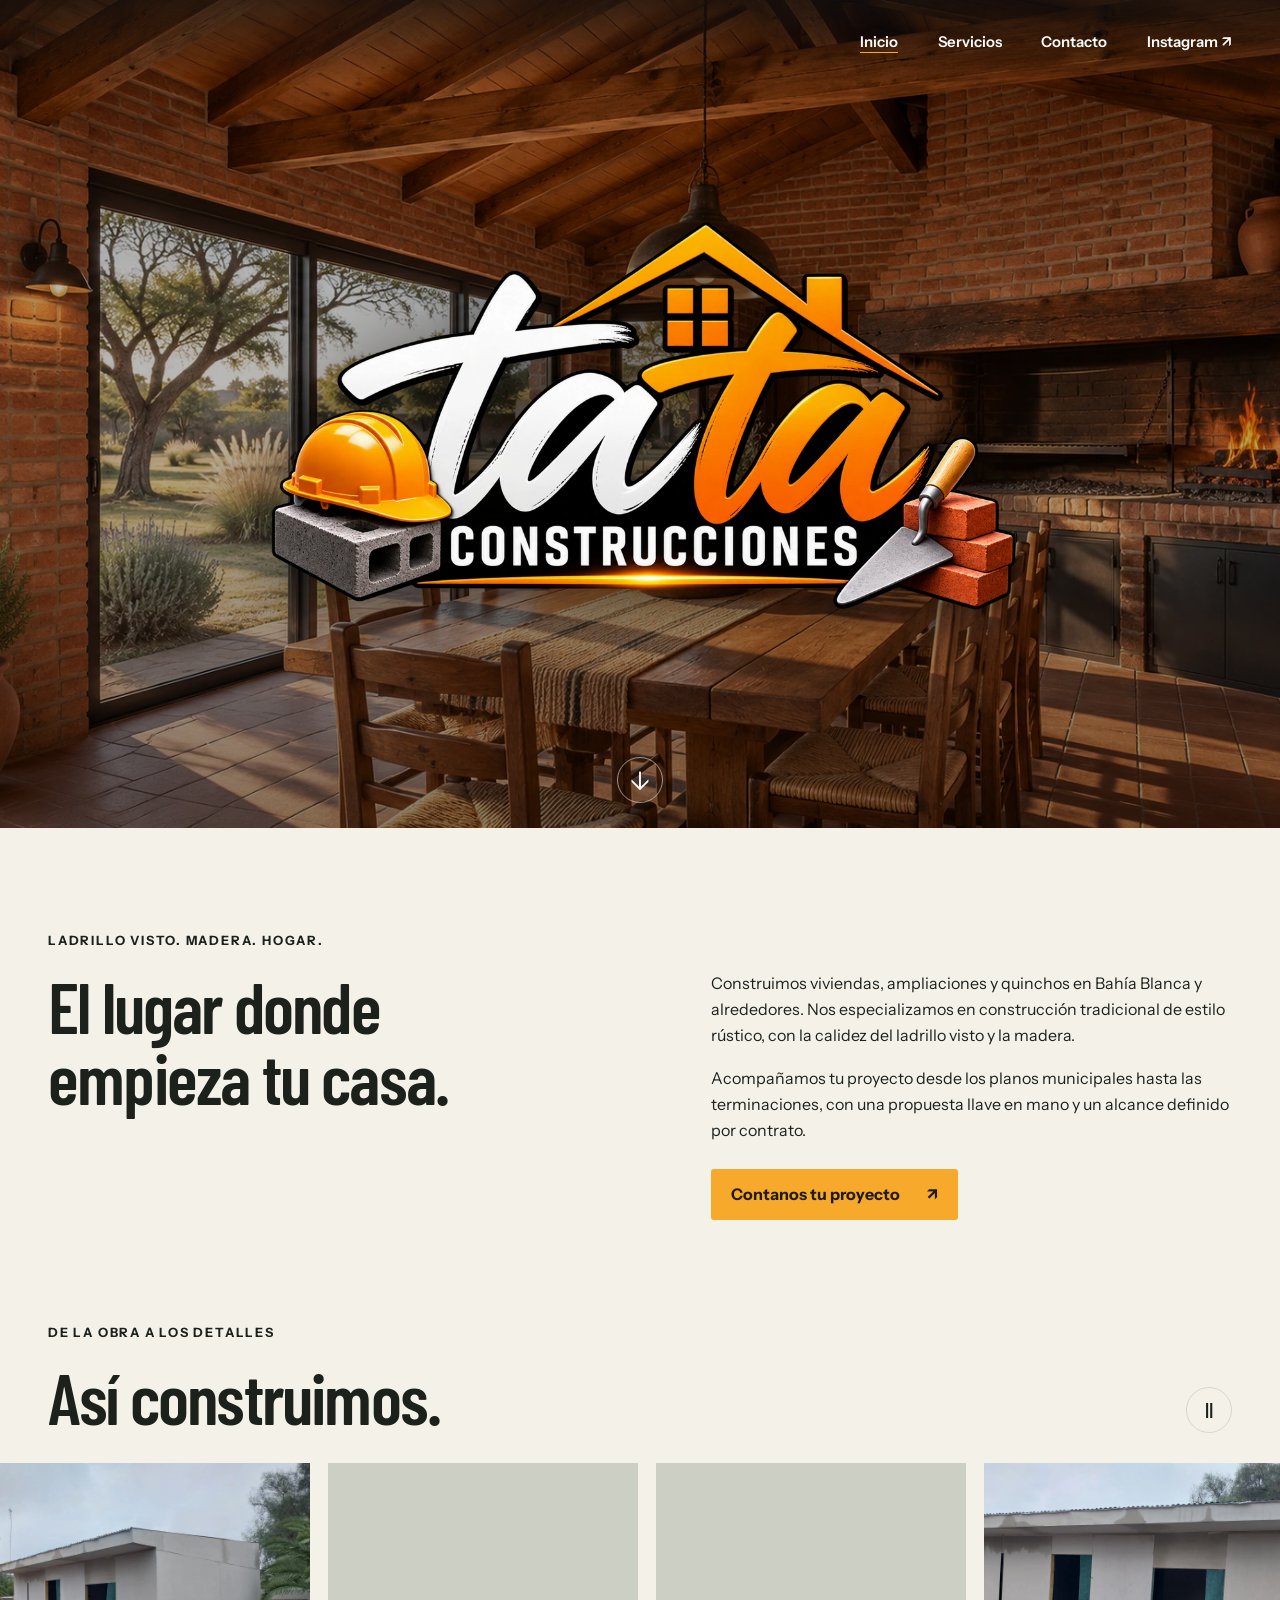
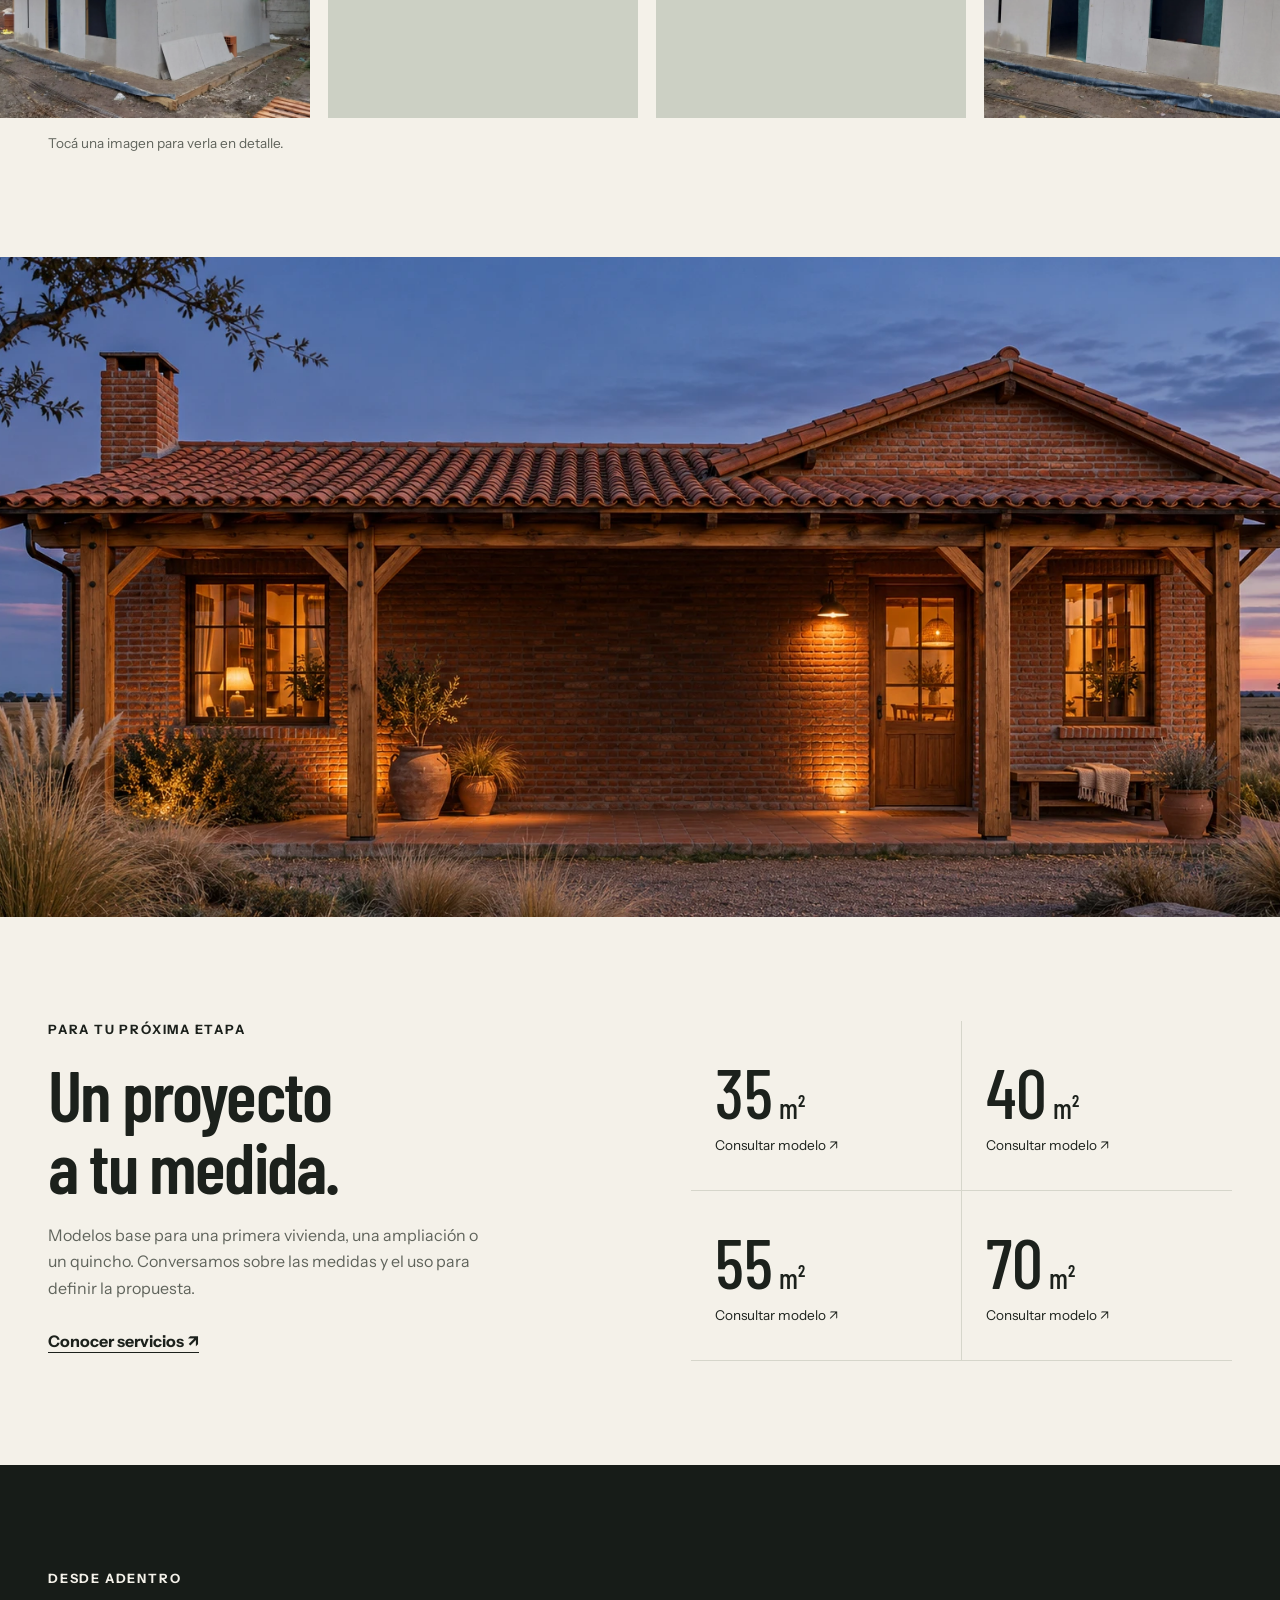
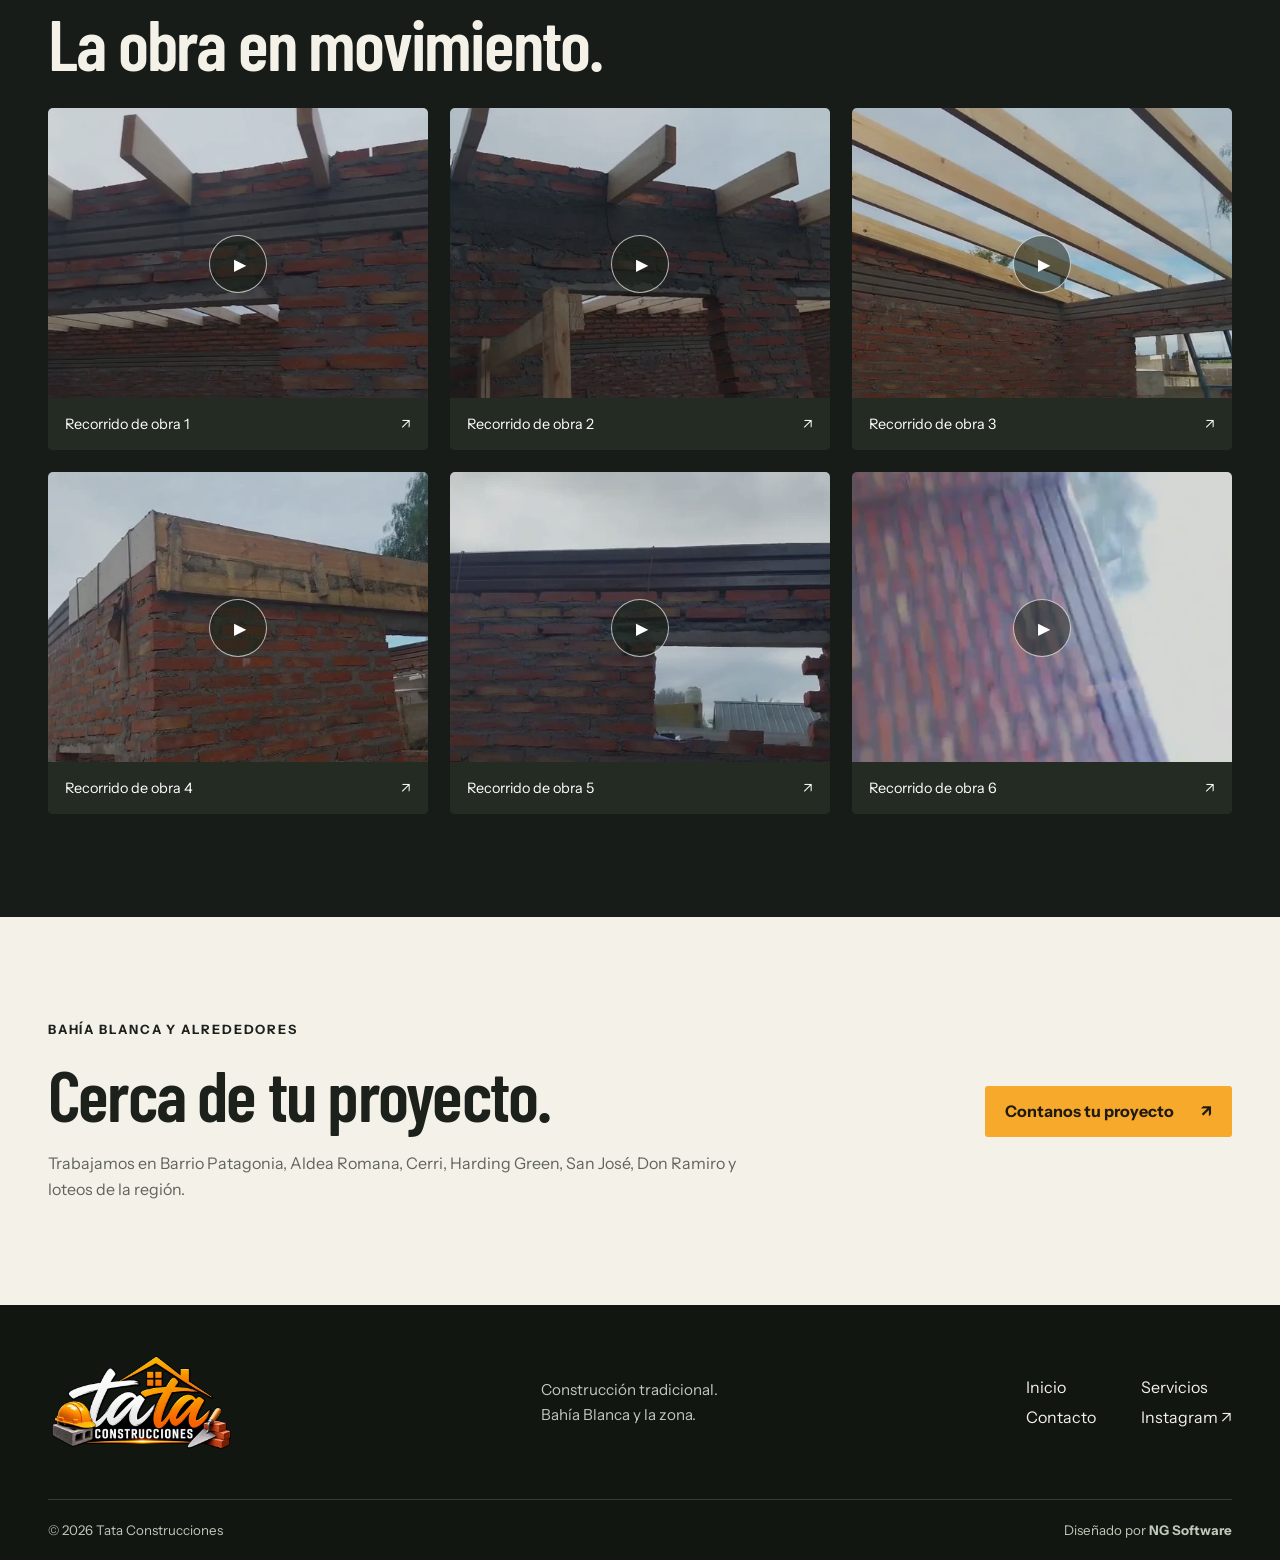
<file: index.html>
<!doctype html>
<html lang="es-AR"><head><meta charset="utf-8"><meta name="viewport" content="width=device-width,initial-scale=1,viewport-fit=cover">
<meta name="theme-color" content="#171916"><meta name="description" content="Tata Construcciones. Construcción tradicional en Bahía Blanca y la zona. Viviendas, ampliaciones y quinchos con ladrillo visto y madera."><title>Construcción tradicional en Bahía Blanca | Tata Construcciones</title>
<link rel="icon" href="assets/favicon.png"><link rel="preconnect" href="https://fonts.googleapis.com"><link rel="preconnect" href="https://fonts.gstatic.com" crossorigin><link href="https://fonts.googleapis.com/css2?family=Barlow+Condensed:wght@500;600;700&family=Instrument+Sans:wght@400;500;600;700&display=swap" rel="stylesheet"><link rel="stylesheet" href="style.css"><script src="app.js" defer></script></head>
<body class="home">
<div class="loader" data-loader hidden aria-hidden="true"><img src="assets/logo.webp" width="1200" height="674" alt=""><span></span></div>
<script>const loadScreen=document.querySelector('[data-loader]');if(!matchMedia('(prefers-reduced-motion: reduce)').matches){loadScreen.hidden=false;const hide=()=>loadScreen.hidden=true;addEventListener('DOMContentLoaded',()=>setTimeout(hide,430),{once:true});setTimeout(hide,1400);addEventListener('pageshow',e=>{if(e.persisted)hide()})}</script>
<a class="skip" href="#main">Ir al contenido</a>
<header class="header"><div class="wrap header-inner"><a class="wordmark home-wordmark" href="index.html">Tata<span>Construcciones</span></a>
<button class="menu-button" type="button" aria-expanded="false" aria-controls="nav" aria-label="Abrir menú" hidden><span></span><span></span></button>
<nav id="nav" aria-label="Navegación principal"><a href="index.html" aria-current="page">Inicio</a><a href="servicios.html">Servicios</a><a href="contacto.html">Contacto</a><a href="https://www.instagram.com/construccionestata.bb_/" target="_blank" rel="noopener">Instagram ↗</a></nav></div></header>
<main id="main">
<section class="hero"><img class="hero-bg" src="assets/hero.webp" alt="" fetchpriority="high"><h1 class="sr-only">Tata Construcciones en Bahía Blanca</h1><img class="hero-logo" src="assets/logo.webp" width="1200" height="674" alt="Tata Construcciones"><a href="#nosotros" class="hero-down" aria-label="Conocer Tata Construcciones">↓</a></section>
<section class="wrap intro section" id="nosotros" data-reveal><p class="eyebrow">Ladrillo visto. Madera. Hogar.</p><div class="intro-grid"><h2>El lugar donde<br>empieza tu casa.</h2><div><p>Construimos viviendas, ampliaciones y quinchos en Bahía Blanca y alrededores. Nos especializamos en construcción tradicional de estilo rústico, con la calidez del ladrillo visto y la madera.</p><p>Acompañamos tu proyecto desde los planos municipales hasta las terminaciones, con una propuesta llave en mano y un alcance definido por contrato.</p><a class="button" href="contacto.html">Contanos tu proyecto <span aria-hidden="true">↗</span></a></div></div></section>
<section class="gallery-section section" aria-labelledby="gallery-title"><div class="wrap section-heading" data-reveal><div><p class="eyebrow">De la obra a los detalles</p><h2 id="gallery-title">Así construimos.</h2></div><button class="round-button" data-marquee-toggle type="button" hidden aria-label="Pausar movimiento de la galería">Ⅱ</button></div><div class="marquee" data-marquee><div class="marquee-track"><div class="marquee-group"><button class="work-photo" type="button" data-photo="0" aria-label="Ampliar foto de obra 1"><img src="assets/obra-01.webp" width="400" height="300" alt="Obra de Tata Construcciones, fotografía 1" loading="lazy" decoding="async"></button><button class="work-photo" type="button" data-photo="1" aria-label="Ampliar foto de obra 2"><img src="assets/obra-02.webp" width="400" height="300" alt="Obra de Tata Construcciones, fotografía 2" loading="lazy" decoding="async"></button><button class="work-photo" type="button" data-photo="2" aria-label="Ampliar foto de obra 3"><img src="assets/obra-03.webp" width="400" height="300" alt="Obra de Tata Construcciones, fotografía 3" loading="lazy" decoding="async"></button><button class="work-photo" type="button" data-photo="3" aria-label="Ampliar foto de obra 4"><img src="assets/obra-04.webp" width="400" height="300" alt="Obra de Tata Construcciones, fotografía 4" loading="lazy" decoding="async"></button><button class="work-photo" type="button" data-photo="4" aria-label="Ampliar foto de obra 5"><img src="assets/obra-05.webp" width="400" height="300" alt="Obra de Tata Construcciones, fotografía 5" loading="lazy" decoding="async"></button><button class="work-photo" type="button" data-photo="5" aria-label="Ampliar foto de obra 6"><img src="assets/obra-06.webp" width="400" height="300" alt="Obra de Tata Construcciones, fotografía 6" loading="lazy" decoding="async"></button><button class="work-photo" type="button" data-photo="6" aria-label="Ampliar foto de obra 7"><img src="assets/obra-07.webp" width="400" height="300" alt="Obra de Tata Construcciones, fotografía 7" loading="lazy" decoding="async"></button><button class="work-photo" type="button" data-photo="7" aria-label="Ampliar foto de obra 8"><img src="assets/obra-08.webp" width="400" height="300" alt="Obra de Tata Construcciones, fotografía 8" loading="lazy" decoding="async"></button><button class="work-photo" type="button" data-photo="8" aria-label="Ampliar foto de obra 9"><img src="assets/obra-09.webp" width="400" height="300" alt="Obra de Tata Construcciones, fotografía 9" loading="lazy" decoding="async"></button><button class="work-photo" type="button" data-photo="9" aria-label="Ampliar foto de obra 10"><img src="assets/obra-10.webp" width="400" height="300" alt="Obra de Tata Construcciones, fotografía 10" loading="lazy" decoding="async"></button><button class="work-photo" type="button" data-photo="10" aria-label="Ampliar foto de obra 11"><img src="assets/obra-11.webp" width="400" height="300" alt="Obra de Tata Construcciones, fotografía 11" loading="lazy" decoding="async"></button><button class="work-photo" type="button" data-photo="11" aria-label="Ampliar foto de obra 12"><img src="assets/obra-12.webp" width="400" height="300" alt="Obra de Tata Construcciones, fotografía 12" loading="lazy" decoding="async"></button><button class="work-photo" type="button" data-photo="12" aria-label="Ampliar foto de obra 13"><img src="assets/obra-13.webp" width="400" height="300" alt="Obra de Tata Construcciones, fotografía 13" loading="lazy" decoding="async"></button><button class="work-photo" type="button" data-photo="13" aria-label="Ampliar foto de obra 14"><img src="assets/obra-14.webp" width="400" height="300" alt="Obra de Tata Construcciones, fotografía 14" loading="lazy" decoding="async"></button><button class="work-photo" type="button" data-photo="14" aria-label="Ampliar foto de obra 15"><img src="assets/obra-15.webp" width="400" height="300" alt="Obra de Tata Construcciones, fotografía 15" loading="lazy" decoding="async"></button><button class="work-photo" type="button" data-photo="15" aria-label="Ampliar foto de obra 16"><img src="assets/obra-16.webp" width="400" height="300" alt="Obra de Tata Construcciones, fotografía 16" loading="lazy" decoding="async"></button><button class="work-photo" type="button" data-photo="16" aria-label="Ampliar foto de obra 17"><img src="assets/obra-17.webp" width="400" height="300" alt="Obra de Tata Construcciones, fotografía 17" loading="lazy" decoding="async"></button><button class="work-photo" type="button" data-photo="17" aria-label="Ampliar foto de obra 18"><img src="assets/obra-18.webp" width="400" height="300" alt="Obra de Tata Construcciones, fotografía 18" loading="lazy" decoding="async"></button><button class="work-photo" type="button" data-photo="18" aria-label="Ampliar foto de obra 19"><img src="assets/obra-19.webp" width="400" height="300" alt="Obra de Tata Construcciones, fotografía 19" loading="lazy" decoding="async"></button><button class="work-photo" type="button" data-photo="19" aria-label="Ampliar foto de obra 20"><img src="assets/obra-20.webp" width="400" height="300" alt="Obra de Tata Construcciones, fotografía 20" loading="lazy" decoding="async"></button><button class="work-photo" type="button" data-photo="20" aria-label="Ampliar foto de obra 21"><img src="assets/obra-21.webp" width="400" height="300" alt="Obra de Tata Construcciones, fotografía 21" loading="lazy" decoding="async"></button><button class="work-photo" type="button" data-photo="21" aria-label="Ampliar foto de obra 22"><img src="assets/obra-22.webp" width="400" height="300" alt="Obra de Tata Construcciones, fotografía 22" loading="lazy" decoding="async"></button><button class="work-photo" type="button" data-photo="22" aria-label="Ampliar foto de obra 23"><img src="assets/obra-23.webp" width="400" height="300" alt="Obra de Tata Construcciones, fotografía 23" loading="lazy" decoding="async"></button><button class="work-photo" type="button" data-photo="23" aria-label="Ampliar foto de obra 24"><img src="assets/obra-24.webp" width="400" height="300" alt="Obra de Tata Construcciones, fotografía 24" loading="lazy" decoding="async"></button><button class="work-photo" type="button" data-photo="24" aria-label="Ampliar foto de obra 25"><img src="assets/obra-25.webp" width="400" height="300" alt="Obra de Tata Construcciones, fotografía 25" loading="lazy" decoding="async"></button><button class="work-photo" type="button" data-photo="25" aria-label="Ampliar foto de obra 26"><img src="assets/obra-26.webp" width="400" height="300" alt="Obra de Tata Construcciones, fotografía 26" loading="lazy" decoding="async"></button><button class="work-photo" type="button" data-photo="26" aria-label="Ampliar foto de obra 27"><img src="assets/obra-27.webp" width="400" height="300" alt="Obra de Tata Construcciones, fotografía 27" loading="lazy" decoding="async"></button><button class="work-photo" type="button" data-photo="27" aria-label="Ampliar foto de obra 28"><img src="assets/obra-28.webp" width="400" height="300" alt="Obra de Tata Construcciones, fotografía 28" loading="lazy" decoding="async"></button><button class="work-photo" type="button" data-photo="28" aria-label="Ampliar foto de obra 29"><img src="assets/obra-29.webp" width="400" height="300" alt="Obra de Tata Construcciones, fotografía 29" loading="lazy" decoding="async"></button><button class="work-photo" type="button" data-photo="29" aria-label="Ampliar foto de obra 30"><img src="assets/obra-30.webp" width="400" height="300" alt="Obra de Tata Construcciones, fotografía 30" loading="lazy" decoding="async"></button><button class="work-photo" type="button" data-photo="30" aria-label="Ampliar foto de obra 31"><img src="assets/obra-31.webp" width="400" height="300" alt="Obra de Tata Construcciones, fotografía 31" loading="lazy" decoding="async"></button><button class="work-photo" type="button" data-photo="31" aria-label="Ampliar foto de obra 32"><img src="assets/obra-32.webp" width="400" height="300" alt="Obra de Tata Construcciones, fotografía 32" loading="lazy" decoding="async"></button><button class="work-photo" type="button" data-photo="32" aria-label="Ampliar foto de obra 33"><img src="assets/obra-33.webp" width="400" height="300" alt="Obra de Tata Construcciones, fotografía 33" loading="lazy" decoding="async"></button><button class="work-photo" type="button" data-photo="33" aria-label="Ampliar foto de obra 34"><img src="assets/obra-34.webp" width="400" height="300" alt="Obra de Tata Construcciones, fotografía 34" loading="lazy" decoding="async"></button><button class="work-photo" type="button" data-photo="34" aria-label="Ampliar foto de obra 35"><img src="assets/obra-35.webp" width="400" height="300" alt="Obra de Tata Construcciones, fotografía 35" loading="lazy" decoding="async"></button><button class="work-photo" type="button" data-photo="35" aria-label="Ampliar foto de obra 36"><img src="assets/obra-36.webp" width="400" height="300" alt="Obra de Tata Construcciones, fotografía 36" loading="lazy" decoding="async"></button><button class="work-photo" type="button" data-photo="36" aria-label="Ampliar foto de obra 37"><img src="assets/obra-37.webp" width="400" height="300" alt="Obra de Tata Construcciones, fotografía 37" loading="lazy" decoding="async"></button><button class="work-photo" type="button" data-photo="37" aria-label="Ampliar foto de obra 38"><img src="assets/obra-38.webp" width="400" height="300" alt="Obra de Tata Construcciones, fotografía 38" loading="lazy" decoding="async"></button><button class="work-photo" type="button" data-photo="38" aria-label="Ampliar foto de obra 39"><img src="assets/obra-39.webp" width="400" height="300" alt="Obra de Tata Construcciones, fotografía 39" loading="lazy" decoding="async"></button><button class="work-photo" type="button" data-photo="39" aria-label="Ampliar foto de obra 40"><img src="assets/obra-40.webp" width="400" height="300" alt="Obra de Tata Construcciones, fotografía 40" loading="lazy" decoding="async"></button></div></div></div><p class="wrap gallery-hint">Tocá una imagen para verla en detalle.</p></section>
<section class="parallax" data-parallax aria-label="Visualización de un quincho rústico"><img src="assets/parallax.webp" alt="" loading="lazy"></section>
<section class="wrap section models" data-reveal><div><p class="eyebrow">Para tu próxima etapa</p><h2>Un proyecto<br>a tu medida.</h2><p>Modelos base para una primera vivienda, una ampliación o un quincho. Conversamos sobre las medidas y el uso para definir la propuesta.</p><a class="text-link" href="servicios.html">Conocer servicios ↗</a></div><div class="model-options"><a href="contacto.html?modelo=35"><strong>35<span> m²</span></strong><span>Consultar modelo ↗</span></a><a href="contacto.html?modelo=40"><strong>40<span> m²</span></strong><span>Consultar modelo ↗</span></a><a href="contacto.html?modelo=55"><strong>55<span> m²</span></strong><span>Consultar modelo ↗</span></a><a href="contacto.html?modelo=70"><strong>70<span> m²</span></strong><span>Consultar modelo ↗</span></a></div></section>
<section class="video-section section"><div class="wrap"><div class="section-heading" data-reveal><div><p class="eyebrow">Desde adentro</p><h2>La obra en movimiento.</h2></div></div><div class="video-grid"><button class="video-card" data-video="1" type="button" aria-label="Reproducir video de obra 1"><img src="assets/video-01.webp" alt="" loading="lazy"><span class="play" aria-hidden="true">▶</span><span class="video-label">Recorrido de obra 1<span aria-hidden="true">↗</span></span></button><button class="video-card" data-video="2" type="button" aria-label="Reproducir video de obra 2"><img src="assets/video-02.webp" alt="" loading="lazy"><span class="play" aria-hidden="true">▶</span><span class="video-label">Recorrido de obra 2<span aria-hidden="true">↗</span></span></button><button class="video-card" data-video="3" type="button" aria-label="Reproducir video de obra 3"><img src="assets/video-03.webp" alt="" loading="lazy"><span class="play" aria-hidden="true">▶</span><span class="video-label">Recorrido de obra 3<span aria-hidden="true">↗</span></span></button><button class="video-card" data-video="4" type="button" aria-label="Reproducir video de obra 4"><img src="assets/video-04.webp" alt="" loading="lazy"><span class="play" aria-hidden="true">▶</span><span class="video-label">Recorrido de obra 4<span aria-hidden="true">↗</span></span></button><button class="video-card" data-video="5" type="button" aria-label="Reproducir video de obra 5"><img src="assets/video-05.webp" alt="" loading="lazy"><span class="play" aria-hidden="true">▶</span><span class="video-label">Recorrido de obra 5<span aria-hidden="true">↗</span></span></button><button class="video-card" data-video="6" type="button" aria-label="Reproducir video de obra 6"><img src="assets/video-06.webp" alt="" loading="lazy"><span class="play" aria-hidden="true">▶</span><span class="video-label">Recorrido de obra 6<span aria-hidden="true">↗</span></span></button></div></div></section>
<section class="wrap section coverage" data-reveal><div><p class="eyebrow">Bahía Blanca y alrededores</p><h2>Cerca de tu proyecto.</h2><p>Trabajamos en Barrio Patagonia, Aldea Romana, Cerri, Harding Green, San José, Don Ramiro y loteos de la región.</p></div><a class="button" href="contacto.html">Contanos tu proyecto <span aria-hidden="true">↗</span></a></section></main>
<footer><div class="wrap footer-top"><a href="index.html"><img src="assets/logo.webp" width="1200" height="674" alt="Tata Construcciones"></a><p>Construcción tradicional.<br>Bahía Blanca y la zona.</p><div><a href="index.html">Inicio</a><a href="servicios.html">Servicios</a><a href="contacto.html">Contacto</a><a href="https://www.instagram.com/construccionestata.bb_/" target="_blank" rel="noopener">Instagram ↗</a></div></div><div class="wrap footer-bottom"><small>© 2026 Tata Construcciones</small><small>Diseñado por <strong>NG Software</strong></small></div></footer><dialog class="lightbox" aria-label="Galería de obras"><form method="dialog"><button class="modal-close" aria-label="Cerrar foto">×</button></form><img class="lightbox-img" alt=""><div class="lightbox-controls"><button data-prev class="round-button" type="button" aria-label="Foto anterior">←</button><p data-photo-status aria-live="polite"></p><button data-next class="round-button" type="button" aria-label="Foto siguiente">→</button></div></dialog>
<dialog class="video-dialog" aria-labelledby="video-title"><div class="video-top"><h2 id="video-title">Recorrido de obra</h2><form method="dialog"><button class="modal-close" aria-label="Cerrar video">×</button></form></div><video controls playsinline preload="none"></video></dialog></body></html>
</file>
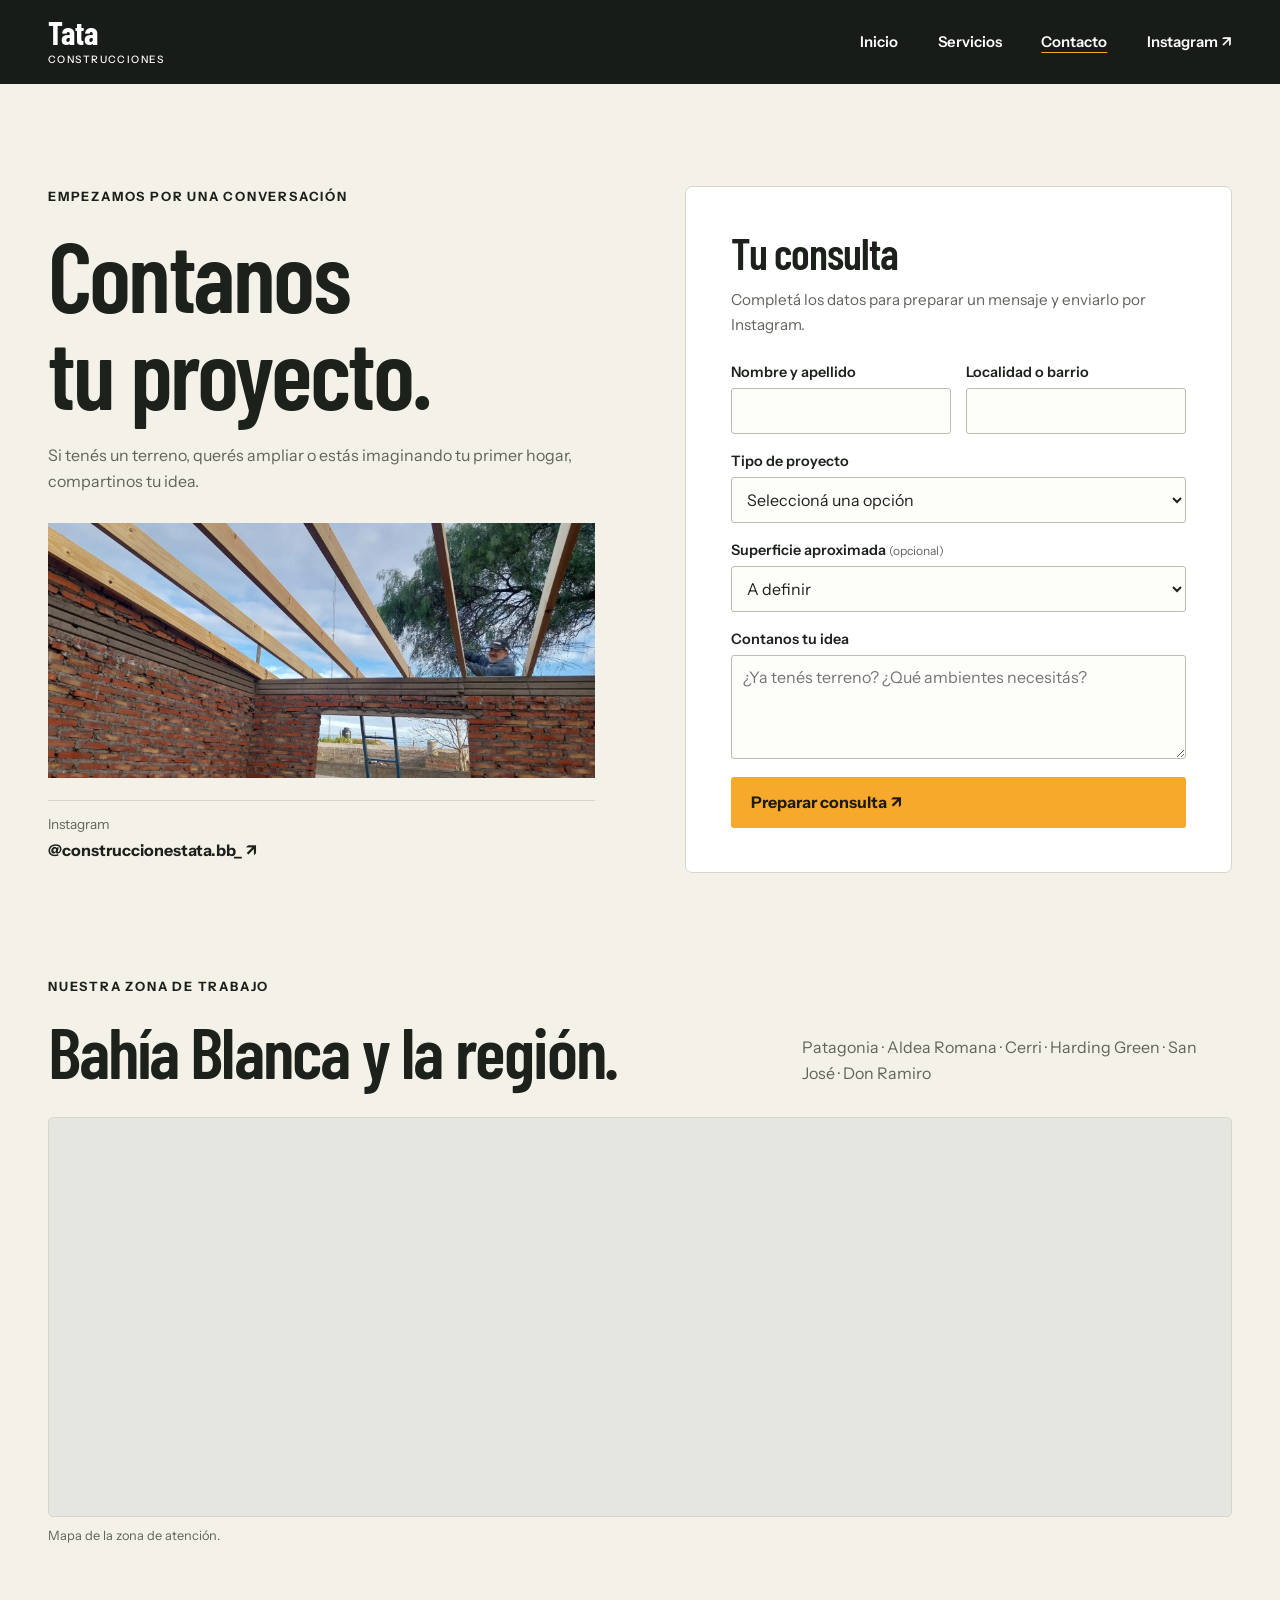
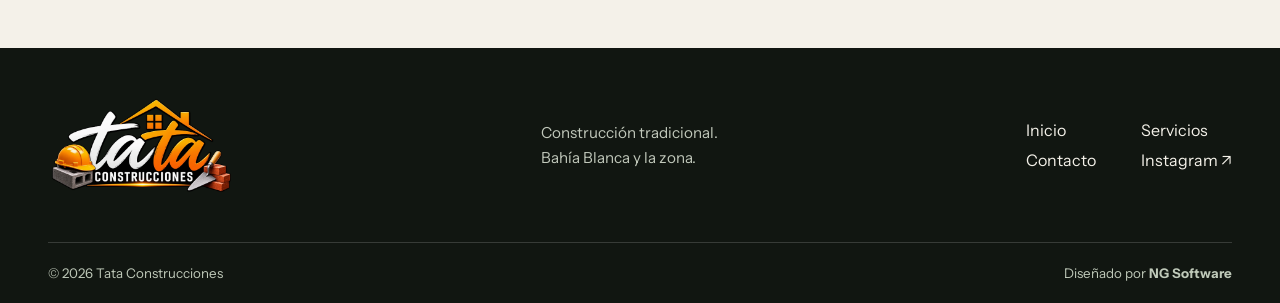
<file: contacto.html>
<!doctype html>
<html lang="es-AR"><head><meta charset="utf-8"><meta name="viewport" content="width=device-width,initial-scale=1,viewport-fit=cover">
<meta name="theme-color" content="#171916"><meta name="description" content="Tata Construcciones. Construcción tradicional en Bahía Blanca y la zona. Viviendas, ampliaciones y quinchos con ladrillo visto y madera."><title>Contacto | Tata Construcciones</title>
<link rel="icon" href="assets/favicon.png"><link rel="preconnect" href="https://fonts.googleapis.com"><link rel="preconnect" href="https://fonts.gstatic.com" crossorigin><link href="https://fonts.googleapis.com/css2?family=Barlow+Condensed:wght@500;600;700&family=Instrument+Sans:wght@400;500;600;700&display=swap" rel="stylesheet"><link rel="stylesheet" href="style.css"><script src="app.js" defer></script></head>
<body class="inside">
<div class="loader" data-loader hidden aria-hidden="true"><img src="assets/logo.webp" width="1200" height="674" alt=""><span></span></div>
<script>const loadScreen=document.querySelector('[data-loader]');if(!matchMedia('(prefers-reduced-motion: reduce)').matches){loadScreen.hidden=false;const hide=()=>loadScreen.hidden=true;addEventListener('DOMContentLoaded',()=>setTimeout(hide,430),{once:true});setTimeout(hide,1400);addEventListener('pageshow',e=>{if(e.persisted)hide()})}</script>
<a class="skip" href="#main">Ir al contenido</a>
<header class="header"><div class="wrap header-inner"><a class="wordmark" href="index.html">Tata<span>Construcciones</span></a>
<button class="menu-button" type="button" aria-expanded="false" aria-controls="nav" aria-label="Abrir menú" hidden><span></span><span></span></button>
<nav id="nav" aria-label="Navegación principal"><a href="index.html">Inicio</a><a href="servicios.html">Servicios</a><a href="contacto.html" aria-current="page">Contacto</a><a href="https://www.instagram.com/construccionestata.bb_/" target="_blank" rel="noopener">Instagram ↗</a></nav></div></header>
<main id="main">
<section class="wrap section contact-main"><div class="contact-copy" data-reveal><p class="eyebrow">Empezamos por una conversación</p><h1>Contanos<br>tu proyecto.</h1><p>Si tenés un terreno, querés ampliar o estás imaginando tu primer hogar, compartinos tu idea.</p><img src="assets/obra-31.webp" alt="Estructura de madera en una obra de Tata" loading="lazy"><a class="contact-social" href="https://www.instagram.com/construccionestata.bb_/" target="_blank" rel="noopener"><span>Instagram</span><strong>@construccionestata.bb_ ↗</strong></a></div>
<section class="quote-panel" aria-labelledby="quote-heading" data-reveal><h2 id="quote-heading">Tu consulta</h2><p>Completá los datos para preparar un mensaje y enviarlo por Instagram.</p>
<form data-quote><div class="field-grid"><label>Nombre y apellido<input name="nombre" required autocomplete="name" maxlength="90"></label><label>Localidad o barrio<input name="zona" required autocomplete="address-level2" maxlength="90"></label></div><label>Tipo de proyecto<select name="proyecto" required><option value="">Seleccioná una opción</option><option>Vivienda</option><option>Ampliación</option><option>Quincho</option><option>Llave en mano</option><option>Otra consulta</option></select></label><label>Superficie aproximada <small>(opcional)</small><select name="modelo"><option value="">A definir</option><option value="35">35 m²</option><option value="40">40 m²</option><option value="55">55 m²</option><option value="70">70 m²</option><option value="Otra">Otra superficie</option></select></label><label>Contanos tu idea<textarea name="detalle" required rows="4" maxlength="1600" placeholder="¿Ya tenés terreno? ¿Qué ambientes necesitás?"></textarea></label><button type="submit" class="button" disabled>Preparar consulta ↗</button></form>
<noscript><p>Para consultar, escribinos por <a href="https://www.instagram.com/construccionestata.bb_/">Instagram</a>.</p></noscript>
<div class="quote-result" hidden><label>Mensaje preparado<textarea readonly rows="7" data-message></textarea></label><div class="actions"><button class="button" type="button" data-copy>Copiar mensaje</button><a class="text-link" href="https://www.instagram.com/construccionestata.bb_/" target="_blank" rel="noopener">Abrir Instagram ↗</a></div><p data-status role="status">Copiá el mensaje y pegalo en una conversación de Instagram.</p></div></section></section>
<section class="wrap map-section section" data-reveal><div class="section-heading"><div><p class="eyebrow">Nuestra zona de trabajo</p><h2>Bahía Blanca y la región.</h2></div><p>Patagonia · Aldea Romana · Cerri · Harding Green · San José · Don Ramiro</p></div><iframe title="Mapa de Bahía Blanca, Buenos Aires" src="https://maps.google.com/maps?q=Bah%C3%ADa%20Blanca%2C%20Buenos%20Aires%2C%20Argentina&amp;z=12&amp;output=embed" width="1200" height="420" loading="lazy" referrerpolicy="strict-origin-when-cross-origin" allowfullscreen></iframe><p class="map-note">Mapa de la zona de atención.</p></section></main>
<footer><div class="wrap footer-top"><a href="index.html"><img src="assets/logo.webp" width="1200" height="674" alt="Tata Construcciones"></a><p>Construcción tradicional.<br>Bahía Blanca y la zona.</p><div><a href="index.html">Inicio</a><a href="servicios.html">Servicios</a><a href="contacto.html">Contacto</a><a href="https://www.instagram.com/construccionestata.bb_/" target="_blank" rel="noopener">Instagram ↗</a></div></div><div class="wrap footer-bottom"><small>© 2026 Tata Construcciones</small><small>Diseñado por <strong>NG Software</strong></small></div></footer></body></html>
</file>
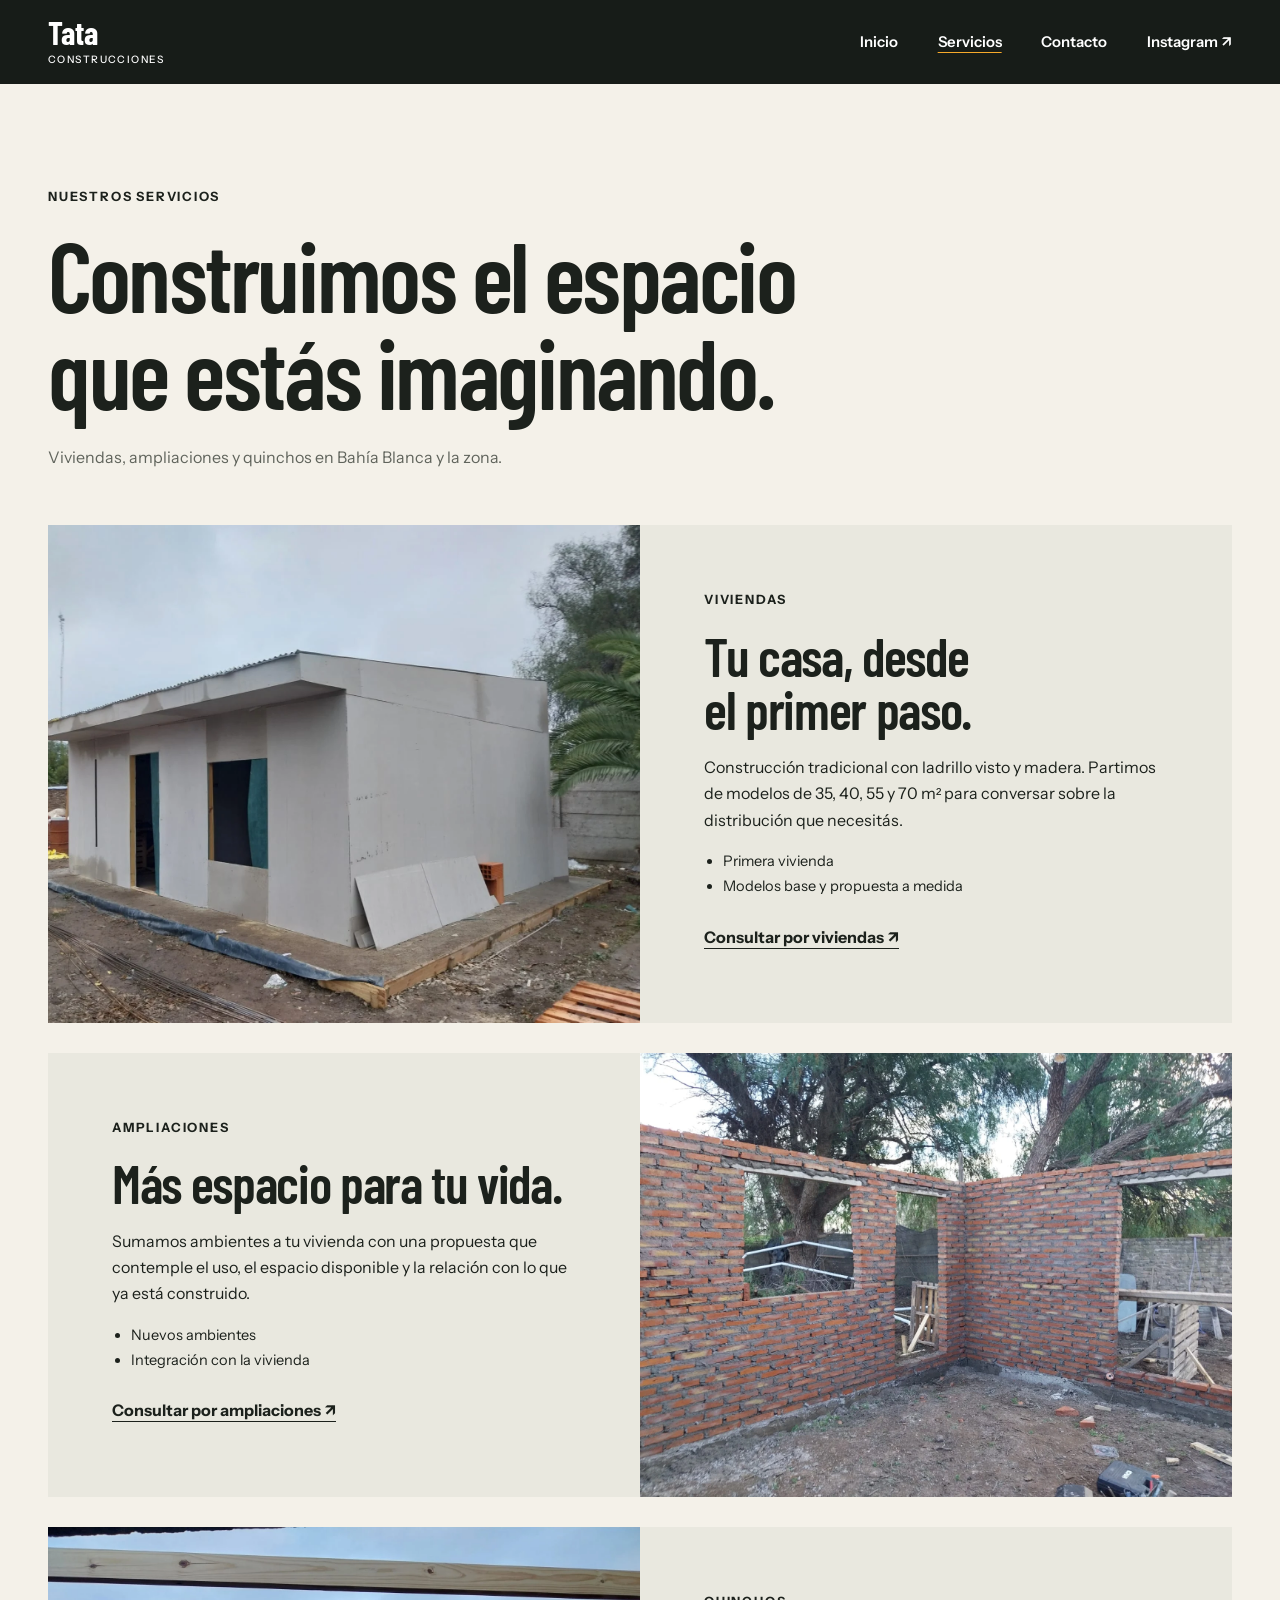
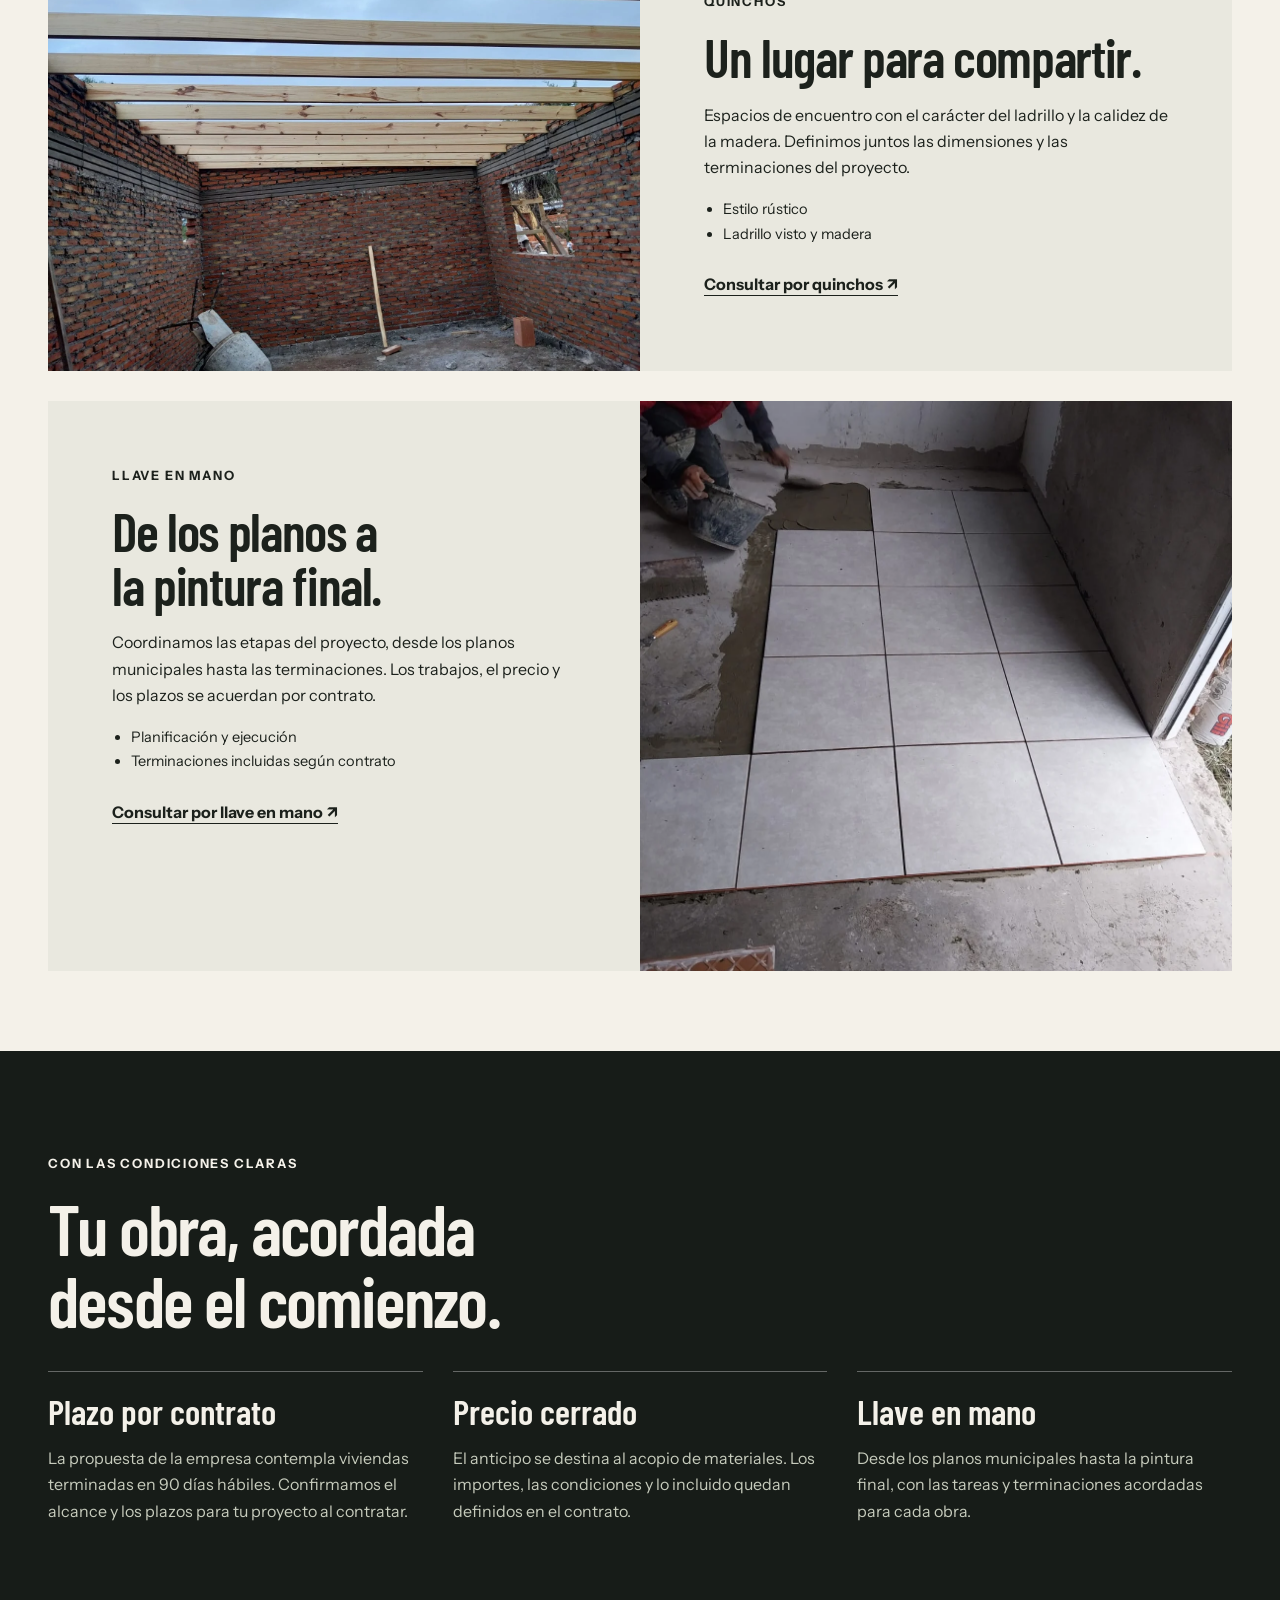
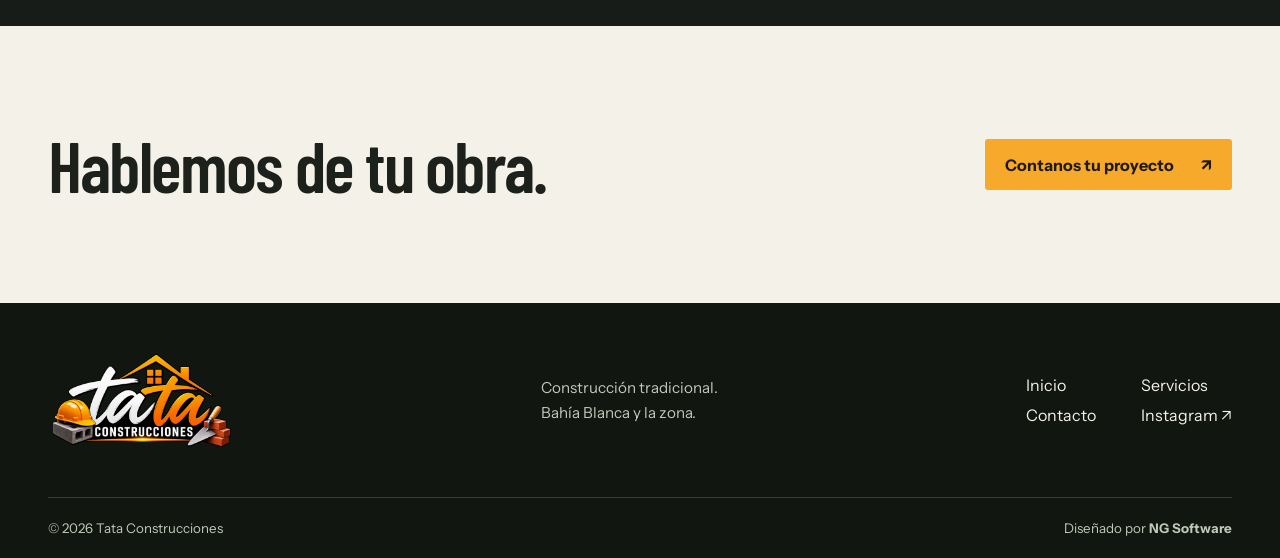
<file: servicios.html>
<!doctype html>
<html lang="es-AR"><head><meta charset="utf-8"><meta name="viewport" content="width=device-width,initial-scale=1,viewport-fit=cover">
<meta name="theme-color" content="#171916"><meta name="description" content="Tata Construcciones. Construcción tradicional en Bahía Blanca y la zona. Viviendas, ampliaciones y quinchos con ladrillo visto y madera."><title>Servicios | Tata Construcciones</title>
<link rel="icon" href="assets/favicon.png"><link rel="preconnect" href="https://fonts.googleapis.com"><link rel="preconnect" href="https://fonts.gstatic.com" crossorigin><link href="https://fonts.googleapis.com/css2?family=Barlow+Condensed:wght@500;600;700&family=Instrument+Sans:wght@400;500;600;700&display=swap" rel="stylesheet"><link rel="stylesheet" href="style.css"><script src="app.js" defer></script></head>
<body class="inside">
<div class="loader" data-loader hidden aria-hidden="true"><img src="assets/logo.webp" width="1200" height="674" alt=""><span></span></div>
<script>const loadScreen=document.querySelector('[data-loader]');if(!matchMedia('(prefers-reduced-motion: reduce)').matches){loadScreen.hidden=false;const hide=()=>loadScreen.hidden=true;addEventListener('DOMContentLoaded',()=>setTimeout(hide,430),{once:true});setTimeout(hide,1400);addEventListener('pageshow',e=>{if(e.persisted)hide()})}</script>
<a class="skip" href="#main">Ir al contenido</a>
<header class="header"><div class="wrap header-inner"><a class="wordmark" href="index.html">Tata<span>Construcciones</span></a>
<button class="menu-button" type="button" aria-expanded="false" aria-controls="nav" aria-label="Abrir menú" hidden><span></span><span></span></button>
<nav id="nav" aria-label="Navegación principal"><a href="index.html">Inicio</a><a href="servicios.html" aria-current="page">Servicios</a><a href="contacto.html">Contacto</a><a href="https://www.instagram.com/construccionestata.bb_/" target="_blank" rel="noopener">Instagram ↗</a></nav></div></header>
<main id="main">
<section class="page-heading wrap section" data-reveal><p class="eyebrow">Nuestros servicios</p><h1>Construimos el espacio<br>que estás imaginando.</h1><p>Viviendas, ampliaciones y quinchos en Bahía Blanca y la zona.</p></section>
<div class="wrap service-stack"><article class="service" data-reveal><img src="assets/obra-01.webp" alt="Obra de Tata Construcciones" loading="lazy"><div><p class="eyebrow">Viviendas</p><h2>Tu casa, desde el primer paso.</h2><p>Construcción tradicional con ladrillo visto y madera. Partimos de modelos de 35, 40, 55 y 70 m² para conversar sobre la distribución que necesitás.</p><ul><li>Primera vivienda</li><li>Modelos base y propuesta a medida</li></ul><a class="text-link" href="contacto.html">Consultar por viviendas ↗</a></div></article><article class="service" data-reveal><img src="assets/obra-35.webp" alt="Obra de Tata Construcciones" loading="lazy"><div><p class="eyebrow">Ampliaciones</p><h2>Más espacio para tu vida.</h2><p>Sumamos ambientes a tu vivienda con una propuesta que contemple el uso, el espacio disponible y la relación con lo que ya está construido.</p><ul><li>Nuevos ambientes</li><li>Integración con la vivienda</li></ul><a class="text-link" href="contacto.html">Consultar por ampliaciones ↗</a></div></article><article class="service" data-reveal><img src="assets/obra-24.webp" alt="Obra de Tata Construcciones" loading="lazy"><div><p class="eyebrow">Quinchos</p><h2>Un lugar para compartir.</h2><p>Espacios de encuentro con el carácter del ladrillo y la calidez de la madera. Definimos juntos las dimensiones y las terminaciones del proyecto.</p><ul><li>Estilo rústico</li><li>Ladrillo visto y madera</li></ul><a class="text-link" href="contacto.html">Consultar por quinchos ↗</a></div></article><article class="service" data-reveal><img src="assets/obra-03.webp" alt="Obra de Tata Construcciones" loading="lazy"><div><p class="eyebrow">Llave en mano</p><h2>De los planos a la pintura final.</h2><p>Coordinamos las etapas del proyecto, desde los planos municipales hasta las terminaciones. Los trabajos, el precio y los plazos se acuerdan por contrato.</p><ul><li>Planificación y ejecución</li><li>Terminaciones incluidas según contrato</li></ul><a class="text-link" href="contacto.html">Consultar por llave en mano ↗</a></div></article></div>
<section class="terms-section section"><div class="wrap" data-reveal><p class="eyebrow">Con las condiciones claras</p><h2>Tu obra, acordada<br>desde el comienzo.</h2><div class="terms-grid"><article><h3>Plazo por contrato</h3><p>La propuesta de la empresa contempla viviendas terminadas en 90 días hábiles. Confirmamos el alcance y los plazos para tu proyecto al contratar.</p></article><article><h3>Precio cerrado</h3><p>El anticipo se destina al acopio de materiales. Los importes, las condiciones y lo incluido quedan definidos en el contrato.</p></article><article><h3>Llave en mano</h3><p>Desde los planos municipales hasta la pintura final, con las tareas y terminaciones acordadas para cada obra.</p></article></div></div></section>
<section class="wrap section coverage" data-reveal><h2>Hablemos de tu obra.</h2><a class="button" href="contacto.html">Contanos tu proyecto <span aria-hidden="true">↗</span></a></section></main>
<footer><div class="wrap footer-top"><a href="index.html"><img src="assets/logo.webp" width="1200" height="674" alt="Tata Construcciones"></a><p>Construcción tradicional.<br>Bahía Blanca y la zona.</p><div><a href="index.html">Inicio</a><a href="servicios.html">Servicios</a><a href="contacto.html">Contacto</a><a href="https://www.instagram.com/construccionestata.bb_/" target="_blank" rel="noopener">Instagram ↗</a></div></div><div class="wrap footer-bottom"><small>© 2026 Tata Construcciones</small><small>Diseñado por <strong>NG Software</strong></small></div></footer></body></html>
</file>
<file: style.css>
:root{--ink:#1c211c;--muted:#60645c;--cream:#f4f1e9;--line:#d6d6cb;--orange:#f6a92a;--dark:#171c18;font:16px 'Instrument Sans',Arial,sans-serif;color:var(--ink);background:var(--cream);color-scheme:light}
*{box-sizing:border-box}body{margin:0}html{scroll-behavior:smooth}img{display:block;max-width:100%}a{color:inherit}button,input,textarea,select{font:inherit}button{cursor:pointer}button:disabled{cursor:default}button,a{-webkit-tap-highlight-color:transparent}img{height:auto}[hidden]{display:none!important}
:focus-visible{outline:3px solid #ce7800;outline-offset:4px}h1,h2,h3,p{margin:0}h1,h2,h3{font-family:'Barlow Condensed',Impact,sans-serif;font-weight:600;line-height:1;text-wrap:balance}h1{font-size:clamp(3.4rem,7.6vw,7.8rem);letter-spacing:-.025em}h2{font-size:clamp(2.8rem,5.6vw,5.5rem);letter-spacing:-.025em}h3{font-size:2.2rem}p{line-height:1.65}a{text-underline-offset:5px}.wrap{width:min(1260px,calc(100% - 96px));margin-inline:auto}.section{padding-block:clamp(55px,8vw,110px)}.eyebrow{font-size:.8rem;letter-spacing:.14em;text-transform:uppercase;font-weight:700;margin-bottom:18px}.button{display:inline-flex;align-items:center;justify-content:space-between;gap:26px;min-height:51px;background:var(--orange);border:0;color:#201b10;text-decoration:none;padding:13px 20px;border-radius:3px;font-weight:700}.button:hover{background:#ffbd54}.text-link{display:inline-flex;align-items:center;min-height:44px;font-weight:700}.actions{display:flex;gap:15px;flex-wrap:wrap;align-items:center}
.skip,.sr-only{position:absolute;width:1px;height:1px;overflow:hidden;clip-path:inset(50%)}.skip:focus{clip-path:none;width:auto;height:auto;z-index:40;padding:15px;background:white}
.header{background:var(--dark);color:#fff;position:relative;z-index:6}.header-inner{display:flex;align-items:center;justify-content:space-between;gap:24px;min-height:84px}.wordmark{font-family:'Barlow Condensed',sans-serif;font-size:2rem;text-decoration:none;line-height:.9;font-weight:700}.wordmark span{display:block;font:500 .64rem 'Instrument Sans',sans-serif;letter-spacing:.14em;text-transform:uppercase;margin-top:6px}.home .header{position:absolute;inset:0 0 auto;background:linear-gradient(#111a,#1110)}.home-wordmark{visibility:hidden}nav{display:flex;gap:clamp(20px,3.1vw,45px);align-items:center}nav a{text-decoration:none;font-size:.93rem;font-weight:600;padding-block:14px}nav a:hover,nav a[aria-current=page]{text-decoration:underline;text-decoration-color:var(--orange)}.menu-button{display:none}
.hero{height:92svh;min-height:540px;max-height:1050px;position:relative;display:grid;place-items:center;background:#161712;isolation:isolate}.hero-bg{position:absolute;inset:0;width:100%;height:100%;object-fit:cover;z-index:-2}.hero:after{content:"";position:absolute;inset:0;background:linear-gradient(#0005,#0004,#0007);z-index:-1}.hero-logo{width:min(770px,74vw);filter:drop-shadow(0 9px 35px #0009)}.hero-down{position:absolute;bottom:25px;left:calc(50% - 23px);width:46px;height:46px;border:1px solid #fff8;border-radius:50%;display:grid;place-items:center;text-decoration:none;color:white;font-size:1.6rem}
.intro-grid{display:grid;grid-template-columns:1.1fr 1fr;gap:clamp(25px,7vw,100px)}.intro-grid p+p{margin-top:16px}.intro-grid .button{margin-top:25px}.section-heading{display:flex;align-items:end;justify-content:space-between;gap:25px;margin-bottom:30px}.section-heading p:not(.eyebrow){max-width:430px;color:var(--muted)}
.gallery-section{padding-top:0}.round-button{width:46px;height:46px;display:grid;place-items:center;border:1px solid var(--line);border-radius:50%;background:transparent;color:inherit;font-size:1.3rem;flex-shrink:0}.round-button:hover{background:#d8ddce}.marquee{overflow:hidden;width:100%}.marquee-track{display:flex;width:max-content}.marquee-group{display:flex;flex-shrink:0;gap:18px;padding-right:18px}.work-photo{display:block;flex:0 0 310px;width:310px;height:255px;padding:0;border:0;background:#ccd0c4;overflow:hidden}.work-photo img{width:100%;height:100%;object-fit:cover;transition:transform .35s}.work-photo:hover img{transform:scale(1.04)}.marquee.running .marquee-track{animation:marquee 350s linear infinite}.marquee.paused .marquee-track,.marquee:hover .marquee-track,.marquee:focus-within .marquee-track{animation-play-state:paused}.gallery-hint{font-size:.85rem;color:var(--muted);margin-top:14px}
@keyframes marquee{to{transform:translateX(-50%)}}
.parallax{position:relative;height:clamp(350px,52vw,660px);overflow:hidden;background:#62523e}.parallax img{position:absolute;top:-55px;width:100%;max-width:none;height:calc(100% + 110px);object-fit:cover;transform:translateY(var(--offset,0px))}
.models{display:grid;grid-template-columns:1fr 1fr;gap:clamp(30px,8vw,115px);align-items:center}.models p:not(.eyebrow){margin-top:20px;max-width:450px;color:var(--muted)}.models .text-link{margin-top:18px}.model-options{display:grid;grid-template-columns:1fr 1fr}.model-options a{display:flex;flex-direction:column;justify-content:center;text-decoration:none;padding:24px;border-bottom:1px solid var(--line);min-height:170px}.model-options a:nth-child(odd){border-right:1px solid var(--line)}.model-options a:hover{background:#e9e5d8}.model-options strong{font-family:'Barlow Condensed';font-size:4.3rem;line-height:1;font-weight:500}.model-options strong span{font-size:1.8rem}.model-options a>span{font-size:.85rem;margin-top:10px}
.video-section{background:var(--dark);color:var(--cream)}.video-grid{display:grid;grid-template-columns:repeat(3,minmax(0,1fr));gap:22px}.video-card{position:relative;border:0;padding:0;background:#30392e;color:white;overflow:hidden;text-align:left;border-radius:5px}.video-card>img{width:100%;height:290px;object-fit:cover;opacity:.8;transition:transform .35s,opacity .35s}.video-card:hover>img{transform:scale(1.03);opacity:1}.play{position:absolute;left:calc(50% - 29px);top:calc(50% - 44px);border:1px solid #fffa;background:#19201480;width:58px;height:58px;border-radius:50%;display:grid;place-items:center;padding-left:4px}.video-label{display:flex;justify-content:space-between;align-items:center;gap:10px;padding:17px;background:#242b23;font-size:.9rem}.coverage{display:flex;gap:30px;align-items:center;justify-content:space-between}.coverage p:not(.eyebrow){max-width:720px;margin-top:20px;color:var(--muted)}.coverage>.button{flex-shrink:0}
footer{background:#111611;color:#f4f1e9}.footer-top{display:flex;gap:30px;justify-content:space-between;align-items:center;padding-block:45px}.footer-top img{width:185px}.footer-top p{font-size:.95rem;color:#c1c8bb}.footer-top>div{display:grid;grid-template-columns:1fr 1fr;gap:10px 24px}.footer-top a{text-decoration:none}.footer-top a:hover{text-decoration:underline}.footer-bottom{display:flex;justify-content:space-between;gap:15px;padding-block:22px;border-top:1px solid #ffffff29;color:#bfc9b9}
.page-heading{padding-bottom:55px}.page-heading>p:last-child{margin-top:24px;color:var(--muted)}.service-stack{padding-bottom:80px;display:grid;gap:30px}.service{display:grid;grid-template-columns:minmax(0,1fr) minmax(0,1fr);background:#e9e8df;align-items:stretch}.service>img{width:100%;height:100%;min-height:360px;max-height:570px;object-fit:cover}.service>div{padding:clamp(25px,5vw,66px)}.service h2{font-size:clamp(2.5rem,4.2vw,4.1rem)}.service p:not(.eyebrow){margin-top:18px}.service ul{padding-left:19px;line-height:1.7;font-size:.91rem;margin-block:16px}.service:nth-child(even)>img{grid-column:2;grid-row:1}.service:nth-child(even)>div{grid-column:1;grid-row:1}.terms-section{background:var(--dark);color:var(--cream)}.terms-grid{display:grid;grid-template-columns:repeat(3,minmax(0,1fr));gap:30px;margin-top:35px}.terms-grid article{border-top:1px solid #fff5;padding-top:22px}.terms-grid p{margin-top:16px;color:#c6cbbc}
.contact-main{display:grid;grid-template-columns:minmax(0,1fr) minmax(0,1fr);gap:clamp(30px,7vw,100px);align-items:start}.contact-copy>p:not(.eyebrow){margin-top:22px;color:var(--muted)}.contact-copy>img{width:100%;height:255px;object-fit:cover;margin-top:28px}.contact-social{display:block;margin-top:22px;text-decoration:none;padding-top:15px;border-top:1px solid var(--line);overflow-wrap:anywhere}.contact-social>span{display:block;font-size:.85rem;margin-bottom:8px;color:var(--muted)}.quote-panel{padding:clamp(23px,3.5vw,45px);background:#fff;border:1px solid var(--line);border-radius:7px}.quote-panel h2{font-size:2.7rem}.quote-panel>p{margin-top:12px;color:var(--muted);font-size:.95rem}form[data-quote]{display:grid;gap:18px;margin-top:25px}.field-grid{display:grid;grid-template-columns:minmax(0,1fr) minmax(0,1fr);gap:15px}label{display:block;font-size:.9rem;font-weight:600;min-width:0}input,select,textarea{display:block;width:100%;min-width:0;min-height:46px;border:1px solid #b8beb0;border-radius:3px;padding:11px;background:#fdfdf9;color:var(--ink);font-size:1rem;margin-top:7px;font-weight:400}textarea{resize:vertical}label small{font-weight:400;color:var(--muted)}.quote-result{border-top:1px solid var(--line);padding-top:22px;margin-top:25px}.quote-result .actions{margin-top:12px}.quote-result p{color:var(--muted);font-size:.88rem;margin-top:12px}.map-section{padding-top:0}.map-section iframe{width:100%;height:400px;display:block;border:1px solid var(--line);border-radius:5px;background:#e4e6df}.map-note{font-size:.8rem;color:var(--muted);margin-top:8px}
.loader{position:fixed;inset:0;background:#000;display:grid;place-content:center;justify-items:center;gap:20px;z-index:50;pointer-events:none}.loader img{width:min(430px,82vw)}.loader span{height:2px;width:70px;background:var(--orange);animation:pulse .5s infinite alternate}@keyframes pulse{from{transform:scaleX(.5);opacity:.4}to{transform:scaleX(1);opacity:1}}
dialog{border:0;padding:0;color:white;background:#111611;border-radius:7px;max-height:calc(100dvh - 28px);width:min(1100px,calc(100% - 28px));overscroll-behavior:contain}dialog::backdrop{background:#0a0e0ad9}.modal-close{display:grid;place-items:center;width:44px;height:44px;border:1px solid #fff6;background:#1d281b;color:white;border-radius:50%;font-size:1.7rem;line-height:1;cursor:pointer}.lightbox>form{position:absolute;top:10px;right:10px;z-index:2}.lightbox-img{width:100%;height:min(76dvh,780px);object-fit:contain}.lightbox-controls{display:flex;justify-content:center;align-items:center;gap:28px;padding:12px}.lightbox-controls p{font-size:.9rem}.video-top{display:flex;align-items:center;justify-content:space-between;padding:12px 18px;gap:10px}.video-top h2{font-size:1.7rem}.video-dialog video{width:100%;max-height:78dvh;display:block;background:black}
@media(prefers-reduced-motion:no-preference){.reveal-in{animation:enter .6s cubic-bezier(.2,.7,.2,1) both}@keyframes enter{from{opacity:.2;translate:0 22px}to{opacity:1;translate:0 0}}}
@media(max-width:900px){.wrap{width:calc(100% - 48px)}.video-grid{grid-template-columns:repeat(2,minmax(0,1fr))}.intro-grid,.models{gap:30px}.contact-main{gap:25px}.field-grid{grid-template-columns:1fr}.coverage{align-items:flex-start;flex-direction:column}}
@media(max-width:650px){.wrap{width:calc(100% - 32px)}.header-inner{min-height:70px}.wordmark{font-size:1.7rem}.menu-ready .menu-button{display:flex;flex-direction:column;gap:6px;justify-content:center;align-items:center;width:45px;height:45px;background:#15201470;border:1px solid #fff7;border-radius:3px;color:white}.menu-button span{display:block;width:20px;height:2px;background:white}.menu-ready nav{position:absolute;inset:calc(100% - 5px) 16px auto;display:grid;gap:0;background:#171c18;border:1px solid #fff4;padding:9px;border-radius:4px}.menu-ready nav a{padding:13px}.menu-ready .menu-button[aria-expanded=false]+nav{display:none}.header:not(.menu-ready) .header-inner{flex-direction:column;padding-block:10px;gap:5px}.header:not(.menu-ready) nav{gap:15px;flex-wrap:wrap;justify-content:center}.hero{min-height:480px;height:82svh}.hero-logo{width:92vw}.hero-bg{object-position:59% center}.home-wordmark{visibility:hidden}.intro-grid,.models,.contact-main{grid-template-columns:1fr}.intro,.models,.page-heading,.contact-copy{text-align:center}.intro-grid p,.models p{margin-inline:auto}.model-options a{padding:18px 10px;min-height:150px}.section-heading{align-items:center}.work-photo{width:235px;flex-basis:235px;height:205px}.marquee-group{gap:12px;padding-right:12px}.video-grid{gap:12px}.video-card>img{height:225px}.video-label{font-size:.78rem;padding:12px}.video-label span{display:none}.play{width:45px;height:45px;left:calc(50% - 22px);top:calc(50% - 36px)}.coverage{text-align:center;align-items:center}.service{grid-template-columns:1fr}.service>img{height:250px;min-height:0}.service:nth-child(even)>img,.service:nth-child(even)>div{grid-column:auto;grid-row:auto}.service>div{padding:25px}.terms-grid{grid-template-columns:1fr;gap:25px}.terms-section{text-align:center}.footer-top{flex-direction:column;text-align:center;gap:24px}.footer-top img{width:170px}.footer-bottom{flex-direction:column;text-align:center;align-items:center}.contact-copy>img{height:220px}.contact-social{font-size:.9rem}.map-section .section-heading{display:block;text-align:center}.map-section .section-heading>p{margin-top:17px}.map-section iframe{height:310px}.quote-panel{padding:22px 18px}.lightbox-img{height:68dvh}.page-heading br{display:none}}
@media(prefers-reduced-motion:reduce){html{scroll-behavior:auto}.marquee.running .marquee-track{animation:none}.parallax img{transform:none}.loader span{animation:none}}
</file>
